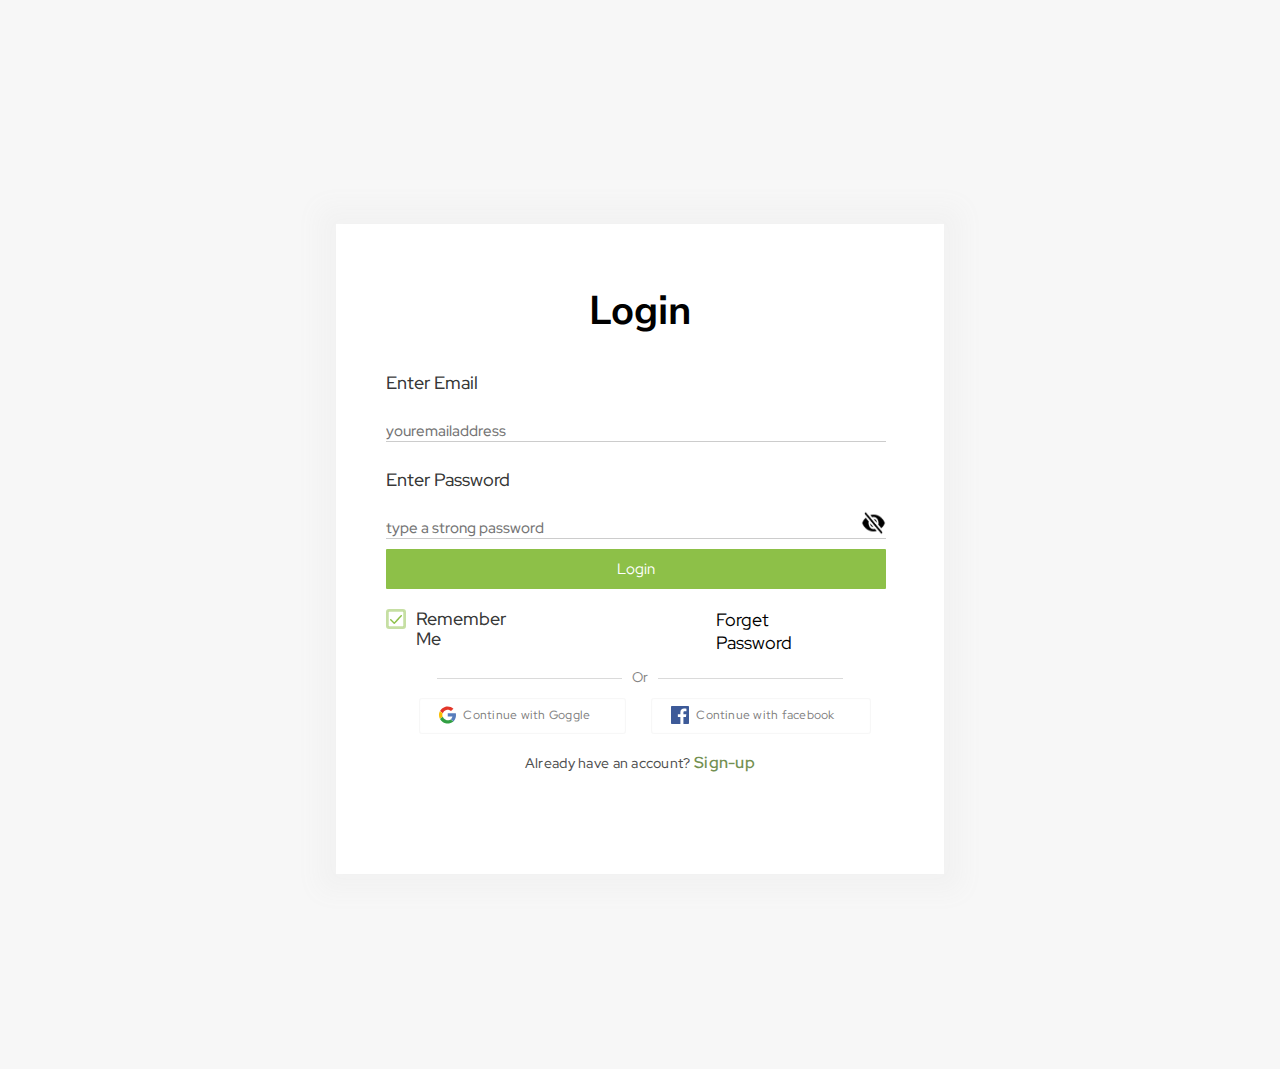
<file: login.html>
<!DOCTYPE html>
<html lang="en">

<head>
    <meta charset="UTF-8">
    <meta http-equiv="X-UA-Compatible" content="IE=edge">
    <meta name="viewport" content="width=device-width, initial-scale=1.0">
    <link rel="stylesheet" href="login.css">
    <link rel="shortcut icon" href="./img/image 1.png" type="image/x-icon">
    <link rel="preconnect" href="https://fonts.googleapis.com">
    <link rel="preconnect" href="https://fonts.googleapis.com">
    <link rel="preconnect" href="https://fonts.gstatic.com" crossorigin>
    <link href="https://fonts.googleapis.com/css2?family=Red+Hat+Display&display=swap" rel="stylesheet">
    <link rel="preconnect" href="https://fonts.gstatic.com" crossorigin>
    <link href="https://fonts.googleapis.com/css2?family=Nunito+Sans:opsz,wght@6..12,700&display=swap" rel="stylesheet">
    <script src="script.js" defer></script>
    <title>Login | Terra Liaison   </title>
</head>

<body>
    <div class="first-bg">
        <div class="bg">
            <h1>Login</h1>
            <div class="login-form ">
                <label for="email"> Enter Email </label><br>
                <input type="text" id="rmail" placeholder="youremailaddress" autocomplete="off"><br>
                <label for="typepassword">Enter Password</label><br>
                <div class="password-box">
                <input type="password" id="typepassword" placeholder="type a strong password" autocomplete="off">
                <img src="./img/invisible.png" id="eyeicon">
                </div>
                <p></p>
                <a href=""><button type="submit" class="login">Login</button></a>
                <div class="checkbox-1">
                    <label class="custom-checkbox">
                        <input type="checkbox" id="terms" name="terms">
                        <span class="checkmarker"></span>
                    </label>
                    <label for="terms" class="Remember">Remember Me</label>
                     <a href="#">Forget Password</a>
                </div>
            </div>

            <div class="lines">
                <div class="span"></div>
                <p class="text">Or</p>
                <div class="span"></div>
            </div>

            <div class="other-options">
                <a href="#" class="first-option">
                    <svg xmlns="http://www.w3.org/2000/svg" width="17" height="18" viewBox="0 0 17 18" fill="none">
                        <path
                            d="M5.83463 0.965336C4.08052 1.56152 2.56777 2.69311 1.5186 4.19388C0.469419 5.69465 -0.0608897 7.4855 0.00556351 9.30338C0.0720168 11.1213 0.731729 12.8704 1.8878 14.2937C3.04387 15.7171 4.63536 16.7398 6.42851 17.2115C7.88226 17.579 9.40535 17.5952 10.8669 17.2585C12.1909 16.9672 13.4149 16.3439 14.4192 15.4498C15.4644 14.4908 16.2231 13.2709 16.6137 11.9211C17.0381 10.4532 17.1136 8.90962 16.8345 7.40871H8.67101V10.7265H13.3988C13.3043 11.2556 13.1018 11.7607 12.8034 12.2114C12.5051 12.6621 12.117 13.0492 11.6624 13.3495C11.0851 13.7238 10.4343 13.9756 9.7518 14.0886C9.06731 14.2133 8.36522 14.2133 7.68074 14.0886C6.98694 13.9482 6.33064 13.6677 5.7537 13.2649C4.82674 12.622 4.13071 11.7087 3.76495 10.6553C3.3931 9.5821 3.3931 8.41871 3.76495 7.34555C4.0253 6.59333 4.45571 5.90844 5.02404 5.34199C5.67442 4.68186 6.49782 4.21 7.4039 3.97817C8.30999 3.74634 9.26374 3.76351 10.1605 4.02779C10.8611 4.23839 11.5018 4.60652 12.0313 5.1028C12.5644 4.58321 13.0966 4.06228 13.6278 3.54C13.9021 3.25915 14.2011 2.99174 14.4713 2.70417C13.6628 1.96714 12.7139 1.3936 11.6788 1.0164C9.79391 0.345844 7.73146 0.327823 5.83463 0.965336Z"
                            fill="white" />
                        <path
                            d="M5.88799 0.956178C7.76283 0.331663 9.80154 0.34884 11.6649 1.00485C12.6882 1.37662 13.6258 1.94079 14.4239 2.66499C14.1528 2.9465 13.8667 3.2096 13.5901 3.48322C13.0641 3.99275 12.5385 4.50052 12.0134 5.00654C11.4899 4.52071 10.8566 4.16032 10.1641 3.95416C9.27792 3.69454 8.33518 3.67676 7.43929 3.90278C6.5434 4.1288 5.72898 4.58988 5.08538 5.23544C4.52359 5.78996 4.09814 6.46043 3.84078 7.19682L1.03027 5.08547C2.03626 3.14982 3.77808 1.6692 5.88799 0.956178Z"
                            fill="#E33629" />
                        <path
                            d="M0.162771 7.29927C0.308926 6.54802 0.551757 5.8205 0.884755 5.13623L3.60598 7.32512C3.25009 8.41156 3.25009 9.58935 3.60598 10.6758C2.69934 11.4013 1.79227 12.1305 0.884755 12.8633C0.0513893 11.1442 -0.202773 9.18548 0.162771 7.29927Z"
                            fill="#F8BD00" />
                        <path
                            d="M8.75842 7.19678H16.8367C17.1129 8.73523 17.0381 10.3174 16.6182 11.822C16.2317 13.2056 15.4809 14.456 14.4466 15.439C13.5386 14.72 12.6265 14.0065 11.7185 13.2875C12.1687 12.9794 12.5529 12.5822 12.8482 12.1197C13.1434 11.6572 13.3436 11.139 13.4368 10.5961H8.75842C8.75706 9.46394 8.75842 8.33036 8.75842 7.19678Z"
                            fill="#587DBD" />
                        <path
                            d="M1.03027 12.919C1.9707 12.2171 2.91068 11.5117 3.8502 10.8027C4.21369 11.8348 4.90499 12.7294 5.82537 13.3586C6.39936 13.7513 7.05169 14.0238 7.74069 14.1588C8.41956 14.2809 9.1159 14.2809 9.79477 14.1588C10.4717 14.0481 11.1172 13.8015 11.6897 13.4349C12.5997 14.1219 13.5139 14.8037 14.4239 15.4907C13.428 16.3668 12.214 16.9777 10.9007 17.2634C9.45116 17.5931 7.94056 17.5773 6.49873 17.2174C5.35838 16.9228 4.29322 16.4035 3.37001 15.692C2.39294 14.9414 1.59485 13.9955 1.03027 12.919Z"
                            fill="#319F43" />
                    </svg>
                    <p>Continue with Goggle</p>
                </a>


                <a href="#" class="first-option">
                    <svg xmlns="http://www.w3.org/2000/svg" width="18" height="18" viewBox="0 0 18 18" fill="none">
                        <path
                            d="M17.0068 0H0.993156C0.444651 0 0 0.444651 0 0.993156V17.0068C0 17.5553 0.444651 18 0.993156 18H17.0068C17.5553 18 18 17.5553 18 17.0068V0.993156C18 0.444651 17.5553 0 17.0068 0Z"
                            fill="#3D5A98" />
                        <path
                            d="M12.4201 17.9999V10.9621H14.947L15.3249 8.21954H12.4201V6.46895C12.4201 5.67503 12.6567 5.13296 13.8741 5.13296H15.4284V2.67598C14.6757 2.60267 13.9194 2.56781 13.1627 2.57156C10.925 2.57156 9.38384 3.84612 9.38384 6.19714V8.21954H6.85693V10.9621H9.38384V17.9999H12.4201Z"
                            fill="white" />
                    </svg>
                    <p>Continue with facebook</p>
                </a>
            </div>

            <p class="sign-up">Already have an account? <a href="signup.html">Sign-up</a></p>
        </div>
    </div>
</body>

</html>
</file>
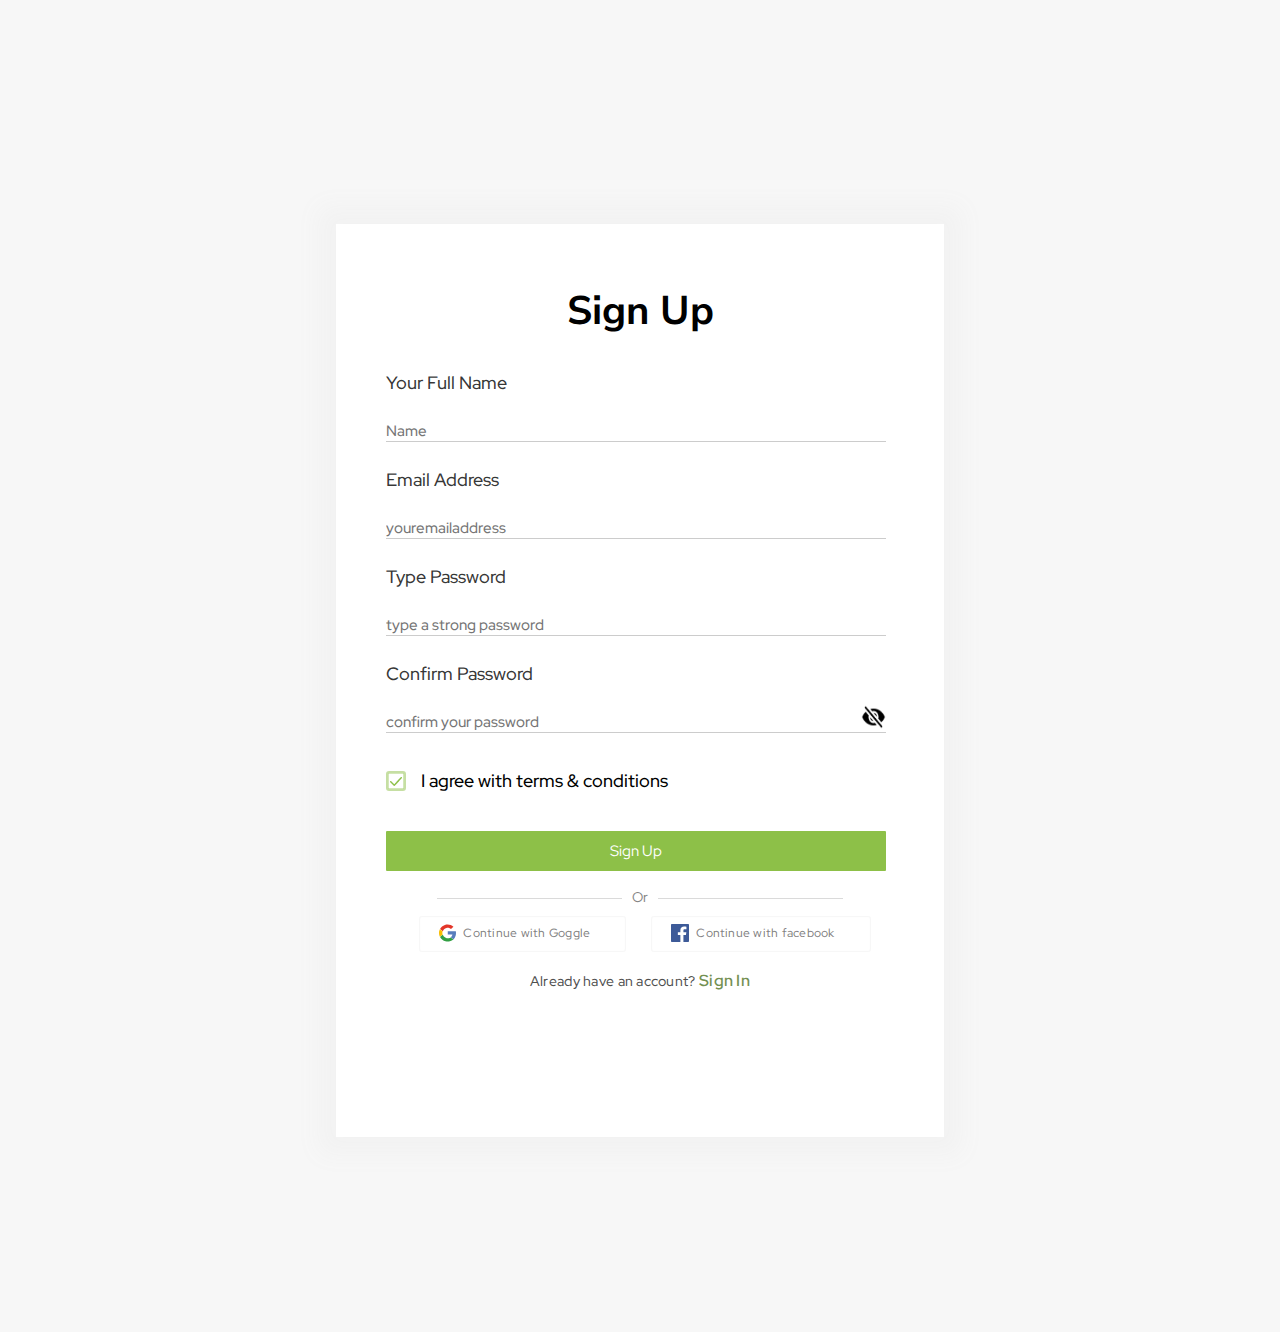
<file: signup.html>
<!DOCTYPE html>
<html lang="en">

<head>
    <meta charset="UTF-8">
    <meta http-equiv="X-UA-Compatible" content="IE=edge">
    <meta name="viewport" content="width=device-width, initial-scale=1.0">
    <link rel="stylesheet" href="main.css">
    <link rel="preconnect" href="https://fonts.googleapis.com">
    <link rel="preconnect" href="https://fonts.googleapis.com">
    <link rel="preconnect" href="https://fonts.gstatic.com" crossorigin>
    <link href="https://fonts.googleapis.com/css2?family=Red+Hat+Display&display=swap" rel="stylesheet">
    <link rel="preconnect" href="https://fonts.gstatic.com" crossorigin>
    <link href="https://fonts.googleapis.com/css2?family=Nunito+Sans:opsz,wght@6..12,700&display=swap" rel="stylesheet">
    <link rel="shortcut icon" href="./img/image 1.png" type="image/x-icon">
    <script src="script.js" defer></script>
    <title>Sign Up | Terra Liaison</title>
</head>

<body>
    <div class="first-bg">
        <div class="bg">
            <h1>Sign Up</h1>
            <div class="sign-up-form">
                <label for="fullname"> Your Full Name </label><br>
                <input type="text" id="fullname" placeholder="Name" required><br>
                <label for="email"> Email Address </label><br>
                <input type="text" id="email" placeholder="youremailaddress" required><br>
                <label for="typepasswort"> Type Password </label><br>
                    <input type="text" id="password" placeholder="type a strong password" required>
                  <br>
                <label for="confirmpassword"> Confirm Password </label><br>
                <div class="password-box">
                    <input type="password" id="typepassword" placeholder="confirm your password" required>
                    <img src="./img/invisible.png" id="eyeicon">
                </div><br>
                <p></p>
                <div class="checkbox-1">
                    <label class="custom-checkbox">
                        <input type="checkbox" id="terms" name="terms">
                        <span class="checkmarker"></span>
                    </label>
                    <label for="terms" class="conditions" aria-required="true">I agree with <a href="terms.html">terms & conditions</a></label>
                </div>
                <p></p>
                <a href="index.html"><button type="submit" class="sign-up" >Sign Up</button></a>
            </div>

            <div class="lines">
                <div class="span"></div>
                <p class="text">Or</p>
                <div class="span"></div>
            </div>

            <div class="other-options">
                <a href="#" class="first-option">
                    <svg xmlns="http://www.w3.org/2000/svg" width="17" height="18" viewBox="0 0 17 18" fill="none">
                        <path
                            d="M5.83463 0.965336C4.08052 1.56152 2.56777 2.69311 1.5186 4.19388C0.469419 5.69465 -0.0608897 7.4855 0.00556351 9.30338C0.0720168 11.1213 0.731729 12.8704 1.8878 14.2937C3.04387 15.7171 4.63536 16.7398 6.42851 17.2115C7.88226 17.579 9.40535 17.5952 10.8669 17.2585C12.1909 16.9672 13.4149 16.3439 14.4192 15.4498C15.4644 14.4908 16.2231 13.2709 16.6137 11.9211C17.0381 10.4532 17.1136 8.90962 16.8345 7.40871H8.67101V10.7265H13.3988C13.3043 11.2556 13.1018 11.7607 12.8034 12.2114C12.5051 12.6621 12.117 13.0492 11.6624 13.3495C11.0851 13.7238 10.4343 13.9756 9.7518 14.0886C9.06731 14.2133 8.36522 14.2133 7.68074 14.0886C6.98694 13.9482 6.33064 13.6677 5.7537 13.2649C4.82674 12.622 4.13071 11.7087 3.76495 10.6553C3.3931 9.5821 3.3931 8.41871 3.76495 7.34555C4.0253 6.59333 4.45571 5.90844 5.02404 5.34199C5.67442 4.68186 6.49782 4.21 7.4039 3.97817C8.30999 3.74634 9.26374 3.76351 10.1605 4.02779C10.8611 4.23839 11.5018 4.60652 12.0313 5.1028C12.5644 4.58321 13.0966 4.06228 13.6278 3.54C13.9021 3.25915 14.2011 2.99174 14.4713 2.70417C13.6628 1.96714 12.7139 1.3936 11.6788 1.0164C9.79391 0.345844 7.73146 0.327823 5.83463 0.965336Z"
                            fill="white" />
                        <path
                            d="M5.88799 0.956178C7.76283 0.331663 9.80154 0.34884 11.6649 1.00485C12.6882 1.37662 13.6258 1.94079 14.4239 2.66499C14.1528 2.9465 13.8667 3.2096 13.5901 3.48322C13.0641 3.99275 12.5385 4.50052 12.0134 5.00654C11.4899 4.52071 10.8566 4.16032 10.1641 3.95416C9.27792 3.69454 8.33518 3.67676 7.43929 3.90278C6.5434 4.1288 5.72898 4.58988 5.08538 5.23544C4.52359 5.78996 4.09814 6.46043 3.84078 7.19682L1.03027 5.08547C2.03626 3.14982 3.77808 1.6692 5.88799 0.956178Z"
                            fill="#E33629" />
                        <path
                            d="M0.162771 7.29927C0.308926 6.54802 0.551757 5.8205 0.884755 5.13623L3.60598 7.32512C3.25009 8.41156 3.25009 9.58935 3.60598 10.6758C2.69934 11.4013 1.79227 12.1305 0.884755 12.8633C0.0513893 11.1442 -0.202773 9.18548 0.162771 7.29927Z"
                            fill="#F8BD00" />
                        <path
                            d="M8.75842 7.19678H16.8367C17.1129 8.73523 17.0381 10.3174 16.6182 11.822C16.2317 13.2056 15.4809 14.456 14.4466 15.439C13.5386 14.72 12.6265 14.0065 11.7185 13.2875C12.1687 12.9794 12.5529 12.5822 12.8482 12.1197C13.1434 11.6572 13.3436 11.139 13.4368 10.5961H8.75842C8.75706 9.46394 8.75842 8.33036 8.75842 7.19678Z"
                            fill="#587DBD" />
                        <path
                            d="M1.03027 12.919C1.9707 12.2171 2.91068 11.5117 3.8502 10.8027C4.21369 11.8348 4.90499 12.7294 5.82537 13.3586C6.39936 13.7513 7.05169 14.0238 7.74069 14.1588C8.41956 14.2809 9.1159 14.2809 9.79477 14.1588C10.4717 14.0481 11.1172 13.8015 11.6897 13.4349C12.5997 14.1219 13.5139 14.8037 14.4239 15.4907C13.428 16.3668 12.214 16.9777 10.9007 17.2634C9.45116 17.5931 7.94056 17.5773 6.49873 17.2174C5.35838 16.9228 4.29322 16.4035 3.37001 15.692C2.39294 14.9414 1.59485 13.9955 1.03027 12.919Z"
                            fill="#319F43" />
                    </svg>
                    <p>Continue with Goggle</p>
                </a>


                <a href="#" class="first-option">
                    <svg xmlns="http://www.w3.org/2000/svg" width="18" height="18" viewBox="0 0 18 18" fill="none">
                        <path
                            d="M17.0068 0H0.993156C0.444651 0 0 0.444651 0 0.993156V17.0068C0 17.5553 0.444651 18 0.993156 18H17.0068C17.5553 18 18 17.5553 18 17.0068V0.993156C18 0.444651 17.5553 0 17.0068 0Z"
                            fill="#3D5A98" />
                        <path
                            d="M12.4201 17.9999V10.9621H14.947L15.3249 8.21954H12.4201V6.46895C12.4201 5.67503 12.6567 5.13296 13.8741 5.13296H15.4284V2.67598C14.6757 2.60267 13.9194 2.56781 13.1627 2.57156C10.925 2.57156 9.38384 3.84612 9.38384 6.19714V8.21954H6.85693V10.9621H9.38384V17.9999H12.4201Z"
                            fill="white" />
                    </svg>
                    <p>Continue with facebook</p>
                </a>
            </div>

            <p class="sign-in">Already have an account? <a href="login.html">Sign In</a></p>
        </div>
    </div>
</body>

</html>
</file>
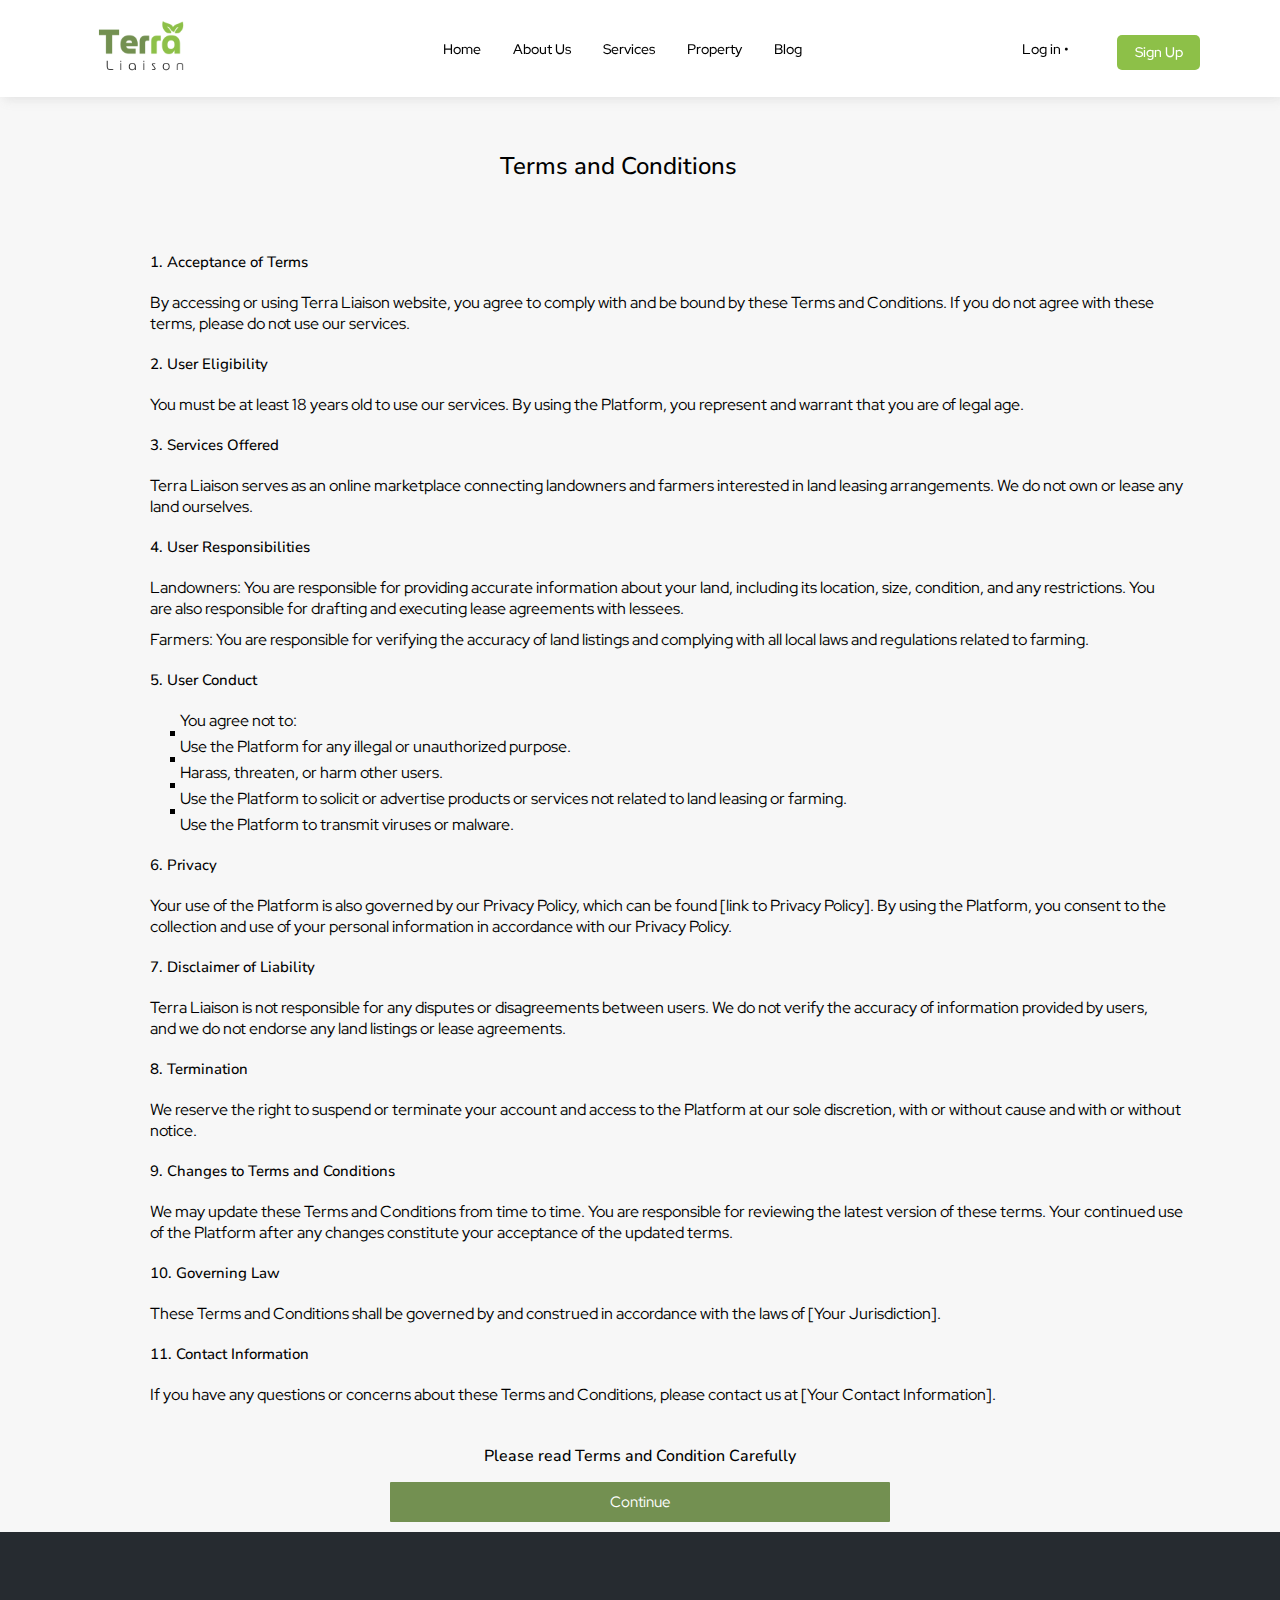
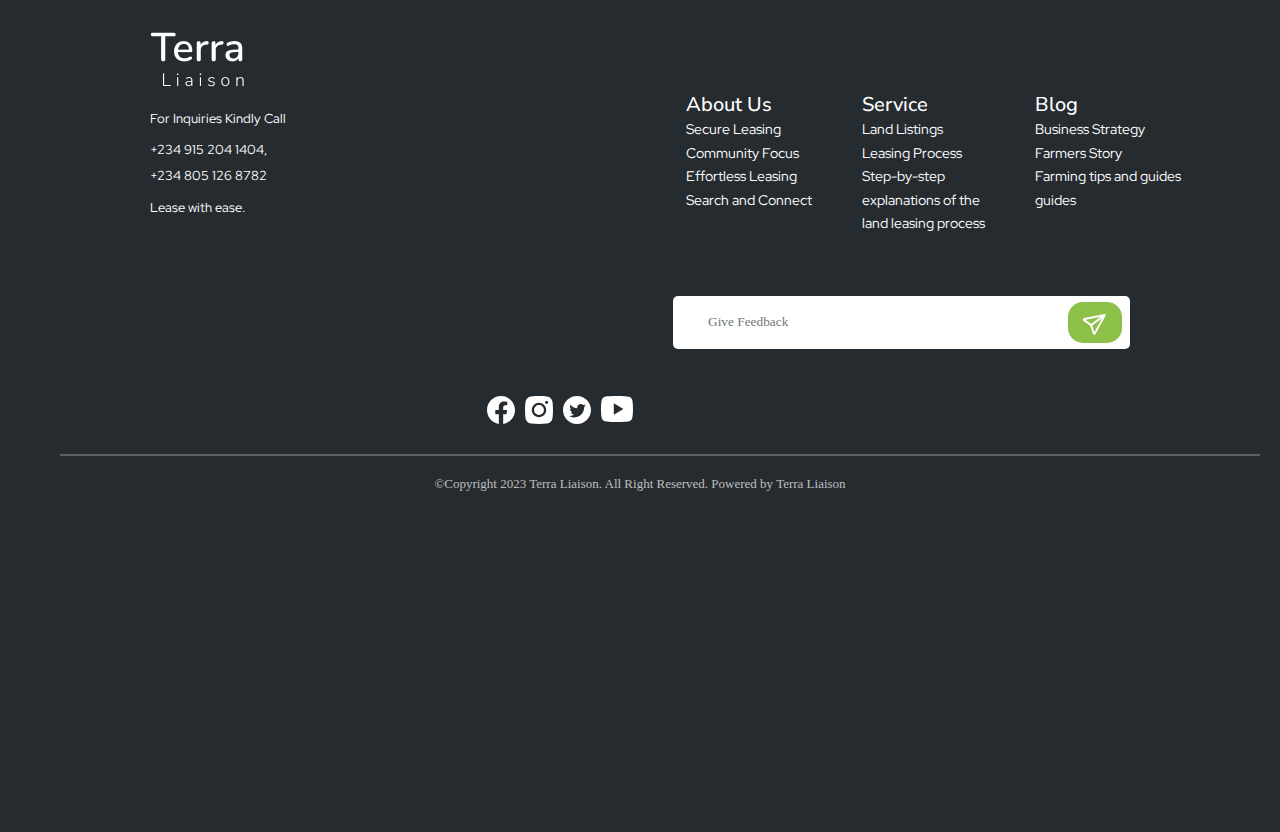
<file: terms.html>
<!DOCTYPE html>
<html lang="en">

<head>
    <meta charset="UTF-8">
    <meta http-equiv="X-UA-Compatible" content="IE=edge">
    <meta name="viewport" content="width=device-width, initial-scale=1.0">
    <link rel="stylesheet" href="terms.css">
    <link rel="shortcut icon" href="./img/image 1.png" type="image/x-icon">
    <link rel="stylesheet" href="responsive.css">
    <link rel="preconnect" href="https://fonts.googleapis.com">
    <link rel="preconnect" href="https://fonts.googleapis.com">
    <link rel="preconnect" href="https://fonts.gstatic.com" crossorigin>
    <link href="https://fonts.googleapis.com/css2?family=Red+Hat+Display&display=swap" rel="stylesheet">
    <link rel="preconnect" href="https://fonts.gstatic.com" crossorigin>
    <link href="https://fonts.googleapis.com/css2?family=Nunito+Sans:opsz,wght@6..12,700&display=swap" rel="stylesheet">
    <script src="script.js" defer></script>
    <title>Terms & Conditions | Terra Liaison</title>
</head>

<body>
    <header>
        <nav class="navbar">
            <div class="logo">
                <img src="img/Terra Logo.png" alt="logo">
            </div>
            <div class="nav-bar">
                <ul class="nav-menu">
                    <li class="nav-item">
                        <a href="#" class="nav-links">Home</a>
                    </li>
                    <li class="nav-item">
                        <a href="#2" class="nav-links">About Us</a>
                    </li>
                    <li class="nav-item">
                        <a href="#3" class="nav-links">Services</a>
                    </li>
                    <li class="nav-item">
                        <a href="#" class="nav-links">Property</a>
                    </li>
                    <li class="nav-item">
                        <a href="#" class="nav-links">Blog</a>
                    </li>


                    <div class="cnt-1">
                        <li class="nav-item">
                            <a href="#" class="nav-links">Log in</a>
                        </li>
                    </div>
                    <div class="cnt-2">
                        <li class="nav-item">
                            <a href="#" class="nav-links">Sign up</a>
                        </li>
                    </div>
            </div>
            </ul>
            </div>


            <div class="button">
                <button class="btn1"><a href="login.html">Log in •</a></button>
                <button class="btn2"><a href="signup.html">Sign Up </a></button>
            </div>


            <div class="hambuger">
                <span class="bar"></span>
                <span class="bar"></span>
                <span class="bar"></span>
            </div>
        </nav>
    </header>

    <div class="section-one">
        <h1>Terms and Conditions</h1>
        <h5>1. Acceptance of Terms</h5>
        <p>
            By accessing or using Terra Liaison website,
            you agree to comply with and be bound by these Terms and Conditions.
            If you do not agree with these <br> terms, please do not use our services.
        </p>

        <h5 class="one">2. User Eligibility</h5>
        <p>
            You must be at least 18 years old to use our services. By using the Platform,
            you represent and warrant that you are of legal age.
        </p>

        <h5 class="one">3. Services Offered</h5>
        <p>
            Terra Liaison serves as an online marketplace connecting landowners and
            farmers interested in land leasing arrangements. We do not own or lease any <br> land ourselves.
        </p>

        <h5 class="one">4. User Responsibilities</h5>
        <p>
            Landowners: You are responsible for providing accurate information about your land,
            including its location, size, condition, and any restrictions. You <br> are also responsible
            for drafting and executing lease agreements with lessees.
        </p>
        <p class="two">
            Farmers: You are responsible for verifying the accuracy of land listings and complying
            with all local laws and regulations related to farming.
        </p>

        <h5 class="one"> 5. User Conduct</h5>
        <p class="three">
            You agree not to: <br>
            <span></span> Use the Platform for any illegal or unauthorized purpose. <br>
            <span></span> Harass, threaten, or harm other users. <br>
            <span></span> Use the Platform to solicit or advertise products or services not related to land leasing
            or farming. <br>
            <span></span> Use the Platform to transmit viruses or malware. <br>
        </p>

        <h5 class="one">6. Privacy</h5>
        <p>
            Your use of the Platform is also governed by our Privacy Policy, which can be found [link to Privacy
            Policy]. By using the Platform, you consent to the <br>
            collection and use of your personal information in accordance with our Privacy Policy.
        </p>

        <h5 class="one">7. Disclaimer of Liability</h5>
        <p>
            Terra Liaison is not responsible for any disputes or disagreements between users.
            We do not verify the accuracy of information provided by users, <br>
            and we do not endorse any land listings or lease agreements.
        </p>

        <h5 class="one">8. Termination</h5>
        <p>
            We reserve the right to suspend or terminate your account and access to the Platform
            at our sole discretion, with or without cause and with or without <br> notice.
        </p>

        <h5 class="one">9. Changes to Terms and Conditions</h5>
        <p>
            We may update these Terms and Conditions from time to time. You are responsible for reviewing the latest
            version of these terms. Your continued use <br> of the Platform after any changes constitute your
            acceptance of the updated terms.
        </p>

        <h5 class="one">10. Governing Law</h5>
        <p>
            These Terms and Conditions shall be governed by and construed in accordance with the laws of [Your
            Jurisdiction].
        </p>

        <h5 class="one">11. Contact Information</h5>
        <p>
            If you have any questions or concerns about these Terms and Conditions, please contact us at [Your Contact
            Information].
        </p>
    </div>

    <div class="second-sec">
        <h4>Please read Terms and Condition Carefully</h4>
        <a href="signup.html"><button type="submit" class="continue">Continue</button></a>
    </div>

    <footer>
        <div class="first-div">
            <di class="img">
                <img src="./img/Terra Liaison.png" alt="">
        </div>
        <div class="terra-footer-text">
            <div class="terra-text">
                <h5>For Inquiries Kindly Call</h5>
                <p>
                    +234 915 204 1404, <br>
                    +234 805 126 8782
                </p>
                <h5>Lease with ease.</h5>
            </div>

            <div class="second-div">
                <div class="text-div">
                    <h1>About Us</h1>
                    <p>
                        Secure Leasing <br>
                        Community Focus <br>
                        Effortless Leasing <br>
                        Search and Connect
                    </p>
                </div>

                <div class="text-div">
                    <h1>Service</h1>
                    <p>
                        Land Listings <br>
                        Leasing Process <br>
                        Step-by-step <br>
                        explanations of the <br>
                        land leasing process
                    </p>
                </div>

                <div class="text-div">
                    <h1>Blog</h1>
                    <p>
                        Business Strategy <br>
                        Farmers Story <br>
                        Farming tips and guides <br>
                        guides
                    </p>
                </div>
            </div>
        </div>
        <div class="feedback-div">
            <input type="text" id="feedback" placeholder="Give Feedback">
            <svg xmlns="http://www.w3.org/2000/svg" width="54" height="41" viewBox="0 0 54 41" fill="none">
                <rect width="54" height="41" rx="15" fill="#8DC048"/>
                <path d="M23.1068 23.0771L36.7903 13.0195M23.1068 23.0771L25.7302 31.2079C25.7617 31.3184 25.8244 31.4176 25.9106 31.4936C25.9969 31.5696 26.1032 31.6192 26.2168 31.6366C26.3305 31.6539 26.4467 31.6383 26.5518 31.5915C26.6568 31.5447 26.7462 31.4688 26.8093 31.3727L36.7903 13.0195M23.1068 23.0771L16.1297 18.1464C16.0336 18.0833 15.9577 17.9939 15.9109 17.8889C15.8641 17.7839 15.8485 17.6676 15.8659 17.554C15.8832 17.4403 15.9328 17.334 16.0088 17.2478C16.0848 17.1615 16.184 17.0988 16.2945 17.0673L36.7903 13.0195" stroke="#FDFDFD" stroke-width="2" stroke-linecap="round" stroke-linejoin="round"/>
              </svg>
        </div>

        <div class="icon">
            <svg xmlns="http://www.w3.org/2000/svg" width="28" height="28" viewBox="0 0 28 28" fill="none">
                <path d="M28 14.0852C28 6.30426 21.7339 0 14 0C6.26613 0 0 6.30426 0 14.0852C0 21.1153 5.1196 26.9425 11.8125 28V18.1568H8.25605V14.0852H11.8125V10.9819C11.8125 7.45209 13.9012 5.50231 17.1003 5.50231C18.6324 5.50231 20.2345 5.7772 20.2345 5.7772V9.2417H18.4687C16.73 9.2417 16.1875 10.3276 16.1875 11.4414V14.0852H20.0702L19.4493 18.1568H16.1875V28C22.8804 26.9425 28 21.1153 28 14.0852Z" fill="white"/>
              </svg>

              <svg xmlns="http://www.w3.org/2000/svg" width="28" height="28" viewBox="0 0 28 28" fill="none">
                <path d="M13.9996 9.09961C12.7 9.09961 11.4537 9.61586 10.5348 10.5348C9.61586 11.4537 9.09961 12.7 9.09961 13.9996C9.09961 15.2992 9.61586 16.5455 10.5348 17.4644C11.4537 18.3834 12.7 18.8996 13.9996 18.8996C15.2992 18.8996 16.5455 18.3834 17.4644 17.4644C18.3834 16.5455 18.8996 15.2992 18.8996 13.9996C18.8996 12.7 18.3834 11.4537 17.4644 10.5348C16.5455 9.61586 15.2992 9.09961 13.9996 9.09961Z" fill="white"/>
                <path fill-rule="evenodd" clip-rule="evenodd" d="M6.03457 0.439385C11.3287 -0.146462 16.6714 -0.146462 21.9655 0.439385C24.8577 0.761731 27.1895 3.03487 27.5291 5.93294C28.157 11.2922 28.157 16.7062 27.5291 22.0654C27.1895 24.9635 24.8577 27.2366 21.967 27.5605C16.6724 28.1465 11.3292 28.1465 6.03457 27.5605C3.14233 27.2366 0.810565 24.9635 0.470928 22.0669C-0.156976 16.7072 -0.156976 11.2927 0.470928 5.93294C0.810565 3.03487 3.14233 0.761731 6.03457 0.439385ZM21.6152 4.8762C21.2113 4.8762 20.8239 5.03639 20.5383 5.32154C20.2526 5.60669 20.0922 5.99343 20.0922 6.39669C20.0922 6.79995 20.2526 7.1867 20.5383 7.47185C20.8239 7.757 21.2113 7.91719 21.6152 7.91719C22.0191 7.91719 22.4065 7.757 22.6922 7.47185C22.9778 7.1867 23.1382 6.79995 23.1382 6.39669C23.1382 5.99343 22.9778 5.60669 22.6922 5.32154C22.4065 5.03639 22.0191 4.8762 21.6152 4.8762ZM6.76563 13.9992C6.76563 12.0837 7.52782 10.2467 8.88453 8.8922C10.2413 7.53774 12.0813 6.77682 14 6.77682C15.9187 6.77682 17.7588 7.53774 19.1155 8.8922C20.4722 10.2467 21.2344 12.0837 21.2344 13.9992C21.2344 15.9147 20.4722 17.7517 19.1155 19.1062C17.7588 20.4606 15.9187 21.2215 14 21.2215C12.0813 21.2215 10.2413 20.4606 8.88453 19.1062C7.52782 17.7517 6.76563 15.9147 6.76563 13.9992Z" fill="white"/>
              </svg>

              <svg xmlns="http://www.w3.org/2000/svg" width="28" height="28" viewBox="0 0 28 28" fill="none">
                <path d="M14 0C21.74 0 28 6.26 28 14C28 21.74 21.74 28 14 28C6.26 28 0 21.74 0 14C0 6.26 6.26 0 14 0ZM11.44 21.38C17.64 21.38 21.04 16.24 21.04 11.78V11.34C21.7 10.86 22.28 10.26 22.72 9.58C22.12 9.84 21.46 10.02 20.78 10.12C21.48 9.7 22.02 9.04 22.26 8.26C21.6 8.64 20.88 8.92 20.12 9.08C19.5 8.42 18.62 8.02 17.66 8.02C15.8 8.02 14.28 9.54 14.28 11.4C14.28 11.66 14.3 11.92 14.38 12.16C11.58 12.02 9.08 10.68 7.42 8.64C7.14 9.14 6.96 9.72 6.96 10.34C6.96 11.5 7.56 12.54 8.46 13.14C7.9 13.14 7.38 12.98 6.94 12.72V12.76C6.94 14.4 8.1 15.76 9.64 16.08C9.36 16.16 9.06 16.2 8.76 16.2C8.54 16.2 8.34 16.18 8.12 16.14C8.54 17.48 9.8 18.46 11.26 18.48C10.1 19.38 8.64 19.92 7.06 19.92C6.78 19.92 6.52 19.92 6.26 19.88C7.74 20.84 9.52 21.4 11.42 21.4" fill="white"/>
              </svg>

              <svg xmlns="http://www.w3.org/2000/svg" width="32" height="26" viewBox="0 0 32 26" fill="none">
                <path d="M16.3912 0C17.2457 0.0048753 19.3834 0.0260016 21.6555 0.118632L22.4619 0.154384C24.7484 0.263266 27.0334 0.451778 28.1678 0.771923C29.6799 1.2042 30.8671 2.46203 31.2688 4.05788C31.9088 6.59304 31.9888 11.5366 31.9984 12.7343L32 12.9813V13.2641C31.9888 14.4618 31.9088 19.407 31.2688 21.9405C30.8623 23.5412 29.6735 24.8007 28.1678 25.2265C27.0334 25.5466 24.7484 25.7351 22.4619 25.844L21.6555 25.8814C19.3834 25.9724 17.2457 25.9951 16.3912 25.9984L16.0152 26H15.6072C13.7991 25.9886 6.23711 25.9057 3.83059 25.2265C2.32012 24.7942 1.13126 23.5363 0.729637 21.9405C0.0896046 19.4053 0.00960048 14.4618 0 13.2641V12.7343C0.00960048 11.5366 0.0896046 6.59141 0.729637 4.05788C1.13606 2.45715 2.32492 1.1977 3.83219 0.773548C6.23711 0.0926305 13.8007 0.00975061 15.6088 0H16.3912ZM12.799 7.31296V18.6887L22.3995 13.0008L12.799 7.31296Z" fill="white"/>
              </svg>
        </div>

        <span></span>

        <p class="copy">&copy;Copyright 2023 Terra Liaison. All Right Reserved. Powered by Terra Liaison</p>
    </footer>
</body>

</html>
</file>
<file: login.css>
* {
    margin: 0;
    padding: 0;
    box-sizing: border-box;
    list-style: none;
    text-decoration: none;
}

:root {
    --color1: #F7F7F7;
    --color2: #FFF;
    --color3: #000;
    --color4: #000000cc;
}

body {
    width: 100%;
    max-width: 100%;
    min-width: 320px;
}

.first-bg {
    background-size: cover;
    display: flex;
    width: 100%;
    padding: 224px 416px 195px 416px;
    justify-content: center;
    align-items: center;
    background: var(--color1);
}

.bg {
    width: 608px;
    height: 650px;
    flex-shrink: 0;
    background: var(--color2);
    box-shadow: 0px 0px 23px 18px rgba(151, 151, 151, 0.05);
}

h1 {
    text-align: center;
    color: var(--color3);
    padding-top: 60px;
    font-family: 'Nunito Sans', sans-serif;
    font-size: 40px;
    font-style: normal;
    font-weight: 700;
    line-height: normal;
}

.login-form {
    width: 513px;
    height: 410px;
    flex-shrink: 0;
    display: flex;
    flex-direction: column;
    padding-left: 50px;
    padding-top: 25px;
}

label {
    color: var(--color4);
    padding-top: 10px;
    font-family: 'Red Hat Display', sans-serif;
    font-size: 18px;
    font-weight: 500;
    line-height: 20px;
}

input {
    color: rgba(0, 0, 0, 0.50);
    background-color: none;
    border: none;
    padding-top: 10px;
    width: 500px;
    border-bottom: 1px solid rgba(0, 0, 0, 0.20);
    font-family: 'Red Hat Display', sans-serif;
    font-size: 15px;
    font-weight: 500;
    outline: 0;
}

.password-box{
    width: 500px;
    display: flex;
    border-bottom: 1px solid rgba(0, 0, 0, 0.20);
}

.password-box input{
    border-bottom: none;
}

.password-box img{
    width: 25px;
    margin-left: 30px;
    cursor: pointer;
}

.checkbox-1 {
    display: flex;
    justify-content: flex-start;
    gap: 10px;
}

.custom-checkbox {
    width: 20px;
    height: 30px;
    cursor: pointer;
}

.custom-checkbox .checkmarker {
    width: 100%;
    height: 100%;
    border: 2px solid rgba(141, 192, 72, 0.50);
    display: inline-block;
    border-radius: 3px;
    margin-bottom: 10px;
    background: url(./img/charm_tick.png) center 100% no-repeat;
}

.custom-checkbox #terms:checked+.checkmarker {
    background-size: 0%;
}

#terms {
    width: 100%;
    margin-top: 10px;
    border: none;
    display: none;
}

.remember {
    color: var(--color3);
    font-family: 'Red Hat Display', 'sans-serif';
    font-weight: 900px;
    font-size: 18px;
    padding-top: 0px;
}

.checkbox-1 a{
    color: var(--color3);
    font-family: 'Red Hat Display', 'sans-serif';
    font-weight: 900px;
    font-size: 18px;
    padding-top: 9px;
    margin-left: 172px;
}

.login {
    width: 500px;
    border: none;
    color: var(--color2);
    border-radius: 1px;
    background: #8DC048;
    align-items: center;
    padding: 10px 10px;
    margin-bottom: 10px;
    margin-top: 10px;
    font-family: 'Red Hat Display', 'sans-serif';
    font-size: 15px;
    font-weight: 300px;
    cursor: pointer;
}

.lines {
    display: flex;
    justify-content: center;
    gap: 10px;
}

.span {
    margin-top: -70px;
    width: 185px;
    height: 1px;
    background: rgba(131, 131, 131, 0.30);
}

.text {
    margin-top: -80px;
    color: #838383;
    letter-spacing: 0.2px;
    font-weight: 400px;
    font-size: 14px;
    font-family: 'Red Hat Display', 'sans-serif';
}

.other-options {
    display: flex;
    justify-content: center;
    gap: 25px;
    margin-left: 10px;
    margin-top: -50px;
}

.first-option {
    display: inline-flex;
    padding: 6.5px 36px 8.5px 20px;
    align-items: center;
    gap: 7px;
    border-radius: 3px;
    background: #FFF;
    box-shadow: 0px 0px 1px 1px rgba(220, 220, 220, 0.27) inset;
}

.first-option p {
    color: rgba(0, 0, 0, 0.50);
    font-family: 'Red Hat Display', 'sans-serif';
    font-size: 12px;
    font-style: normal;
    font-weight: 500;
    line-height: 172%;
    letter-spacing: 0.24px;
}

.sign-up {
    text-align: center;
    padding-top: 15px;
    color: rgba(0, 0, 0, 0.70);
    font-family: 'Red Hat Display', 'sans-serif';
    font-size: 14px;
    font-style: normal;
    font-weight: 500;
    line-height: 172%;
    letter-spacing: 0.28px;
}

.sign-up a {
    color: #739051;
    font-family: 'Red Hat Display', 'sans-serif';
    font-size: 16px;
    font-style: normal;
    font-weight: 600;
    line-height: 172%;
    letter-spacing: 0.32px;
}
</file>
<file: main.css>
* {
    margin: 0;
    padding: 0;
    box-sizing: border-box;
    list-style: none;
    text-decoration: none;
}

:root {
    --color1: #F7F7F7;
    --color2: #FFF;
    --color3: #000;
    --color4: #000000cc;
}

body {
    width: 100%;
    max-width: 100%;
    min-width: 320px;
}

.first-bg {
    background-size: cover;
    display: flex;
    width: 100%;
    padding: 224px 416px 195px 416px;
    justify-content: center;
    align-items: center;
    background: var(--color1);
}

.bg {
    width: 608px;
    height: 913px;
    flex-shrink: 0;
    background: var(--color2);
    box-shadow: 0px 0px 23px 18px rgba(151, 151, 151, 0.05);
}

h1 {
    text-align: center;
    color: var(--color3);
    padding-top: 60px;
    font-family: 'Nunito Sans', sans-serif;
    font-size: 40px;
    font-style: normal;
    font-weight: 700;
    line-height: normal;
}

.sign-up-form {
    width: 513px;
    height: 410px;
    flex-shrink: 0;
    display: flex;
    flex-direction: column;
    padding-left: 50px;
    padding-top: 25px;
}

label {
    color: var(--color4);
    padding-top: 10px;
    font-family: 'Red Hat Display', sans-serif;
    font-size: 18px;
    /* font-style: normal; */
    font-weight: 500;
    line-height: 20px;
}

input {
    color: rgba(0, 0, 0, 0.50);
    background-color: none;
    border: none;
    padding-top: 10px;
    width: 500px;
    border-bottom: 1px solid rgba(0, 0, 0, 0.20);
    font-family: 'Red Hat Display', sans-serif;
    font-size: 15px;
    font-weight: 500;
    outline: 0;
}

.password-box{
    width: 500px;
    display: flex;
    border-bottom: 1px solid rgba(0, 0, 0, 0.20);
}

.password-box input{
    border-bottom: none;
}

.password-box img{
    width: 25px;
    margin-left: 30px;
    cursor: pointer;
}

.checkbox-1 {
    display: flex;
    justify-content: flex-start;
    gap: 15px;
}

.custom-checkbox {
    width: 20px;
    height: 30px;
    cursor: pointer;
}

.custom-checkbox .checkmarker {
    width: 100%;
    height: 100%;
    border: 2px solid rgba(141, 192, 72, 0.50);
    display: inline-block;
    border-radius: 3px;
    margin-top: 10px;
    background: url(./img/charm_tick.png) center 100% no-repeat;
}

.custom-checkbox #terms:checked+.checkmarker {
    background-size: 0%;
}

#terms {
    width: 100%;
    margin-top: 20px;
    border: none;
    display: none;
}

.conditions {
    color: var(--color3);
    font-family: 'Red Hat Display', 'sans-serif';
    font-weight: 900px;
    font-size: 18px;
    padding-top: 20px;
}

label a {
    color: var(--color3);
    font-family: 'Red Hat Display', 'sans-serif';
    font-weight: 900px;
    font-size: 18px;
}

.sign-up {
    width: 500px;
    border: none;
    color: var(--color2);
    border-radius: 1px;
    background: #8DC048;
    align-items: center;
    padding: 10px 10px;
    margin-top: 40px;
    font-family: 'Red Hat Display', 'sans-serif';
    font-size: 15px;
    font-weight: 300px;
    cursor: pointer;
}

.lines {
    display: flex;
    justify-content: center;
    gap: 10px;
}

.span {
    margin-top: 150px;
    width: 185px;
    height: 1px;
    background: rgba(131, 131, 131, 0.30);
}

.text {
    padding-top: 140px;
    color: #838383;
    letter-spacing: 0.2px;
    font-weight: 400px;
    font-size: 14px;
    font-family: 'Red Hat Display', 'sans-serif';
}

.other-options {
    display: flex;
    justify-content: center;
    gap: 25px;
    margin-left: 10px;
    padding-top: 10px;
}

.first-option {
    display: inline-flex;
    padding: 6.5px 36px 8.5px 20px;
    align-items: center;
    gap: 7px;
    border-radius: 3px;
    background: #FFF;
    box-shadow: 0px 0px 1px 1px rgba(220, 220, 220, 0.27) inset;
}

.first-option p {
    color: rgba(0, 0, 0, 0.50);
    font-family: 'Red Hat Display', 'sans-serif';
    font-size: 12px;
    font-style: normal;
    font-weight: 500;
    line-height: 172%;
    letter-spacing: 0.24px;
}

.sign-in {
    text-align: center;
    padding-top: 15px;
    color: rgba(0, 0, 0, 0.70);
    font-family: 'Red Hat Display', 'sans-serif';
    font-size: 14px;
    font-style: normal;
    font-weight: 500;
    line-height: 172%;
    letter-spacing: 0.28px;
}

.sign-in a {
    color: #739051;
    font-family: 'Red Hat Display', 'sans-serif';
    font-size: 16px;
    font-style: normal;
    font-weight: 600;
    line-height: 172%;
    letter-spacing: 0.32px;
}
</file>
<file: terms.css>
* {
    padding: 0;
    margin: 0;
    box-sizing: border-box;
    font-family: poppins;
    scroll-behavior: smooth;
    max-width: 100%;
    transition: .7s;
}

:root {
    --color1: #F7F7F7;
    --color2: #FFF;
    --color3: #000;
    --color4: #000000cc;
}

body {
    background-color: var(--color1);
    width: 100%;
    max-width: 100%;
    min-width: 320px;
}

header {
    background-image: url();
}

.logo {
    margin-left: -40px;
}

.logo img {
    width: 200px;
    padding: 10px;
}

li {
    list-style: none;
}

a {
    text-decoration: none;
    color: #000000;
    font-size: 14px;
    font-style: normal;
    font-weight: 500;
    line-height: normal;
    font-family: 'Red Hat Display', sans-serif;
}

a:hover {
    color: #8dc048;
}

.button {
    display: flex;
    gap: 30px;
}

.btn1 {
    padding: 15px 5px;
    align-items: center;
    width: 83px;
    background: none;
    outline: none;
    border: none;
}

.btn2 {
    width: 83px;
    /* padding: 13px 10px; */
    border: none;
    height: 35px;
    outline: none;
    margin-top: 10px;
    background-color: #8dc048;
    border-radius: 5px;
}

.btn2 a {
    color: #ffffff;
}

.cnt-1 {
    display: none;
}

.cnt-2 {
    display: none;
}


.navbar {
    min-height: 70px;
    display: flex;
    justify-content: space-between;
    align-items: center;
    padding: 0 5rem;
    position: fixed;
    top: 0;
    width: 100%;
    z-index: 1;
    background-color: #ffffff;
    /* border-bottom: #8dc048 2px solid; */
    box-shadow: -4px -4px 10px #8f8f8f1f,
        4px 4px 10px rgba(143, 143, 143, 0.12);
    height: 97px;
}

.nav-menu {
    display: flex;
    align-items: center;
    gap: 2rem;
    justify-content: space-between;
}

.nav-links {
    transition: 0.7s ease;
}

.hambuger {
    display: none;
    cursor: pointer;
    background-color: #8dc048;
}


.bar {
    display: block;
    width: 25px;
    height: 3px;
    margin: 5px auto;
    -webkit-transition: all 0.3s ease-in-out;
    transition: all 0.3s ease-in-out;
    background-color: #fff;
}

.section-one {
    color: var(--color3);
    margin-top: 150px;
    padding-left: 150px;
}

.section-one h1 {
    text-align: left;
    padding-left: 350px;
    color: var(--color3);
    font-family: 'Nunito Sans', sans-serif;
    font-size: 24px;
    font-weight: 500;
}

.section-one h5 {
    color: var(--color3);
    font-family: 'Nunito Sans', sans-serif;
    font-size: 15px;
    font-weight: 500;
    text-align: left;
    /* padding-left: 150px; */
    padding-bottom: 20px;
    padding-top: 70px;
}

.section-one .one {
    padding-top: 20px;
}

.section-one p {
    color: var(--color3);
    font-family: 'Red Hat Display', sans-serif;
    font-size: 16px;
    font-weight: 400;
    text-align: left;
    /* padding-left: 150px; */
}

.section-one .two {
    padding-top: 10px;
}

.section-one .three {
    padding-left: 30px;
    /* display: flex; */
}

.section-one p span {
    display: block;
    /* align-content: center; */
    width: 5px;
    height: 5px;
    background-color: var(--color3);
    margin-left: -10px;
    /* margin-top: 10px; */
    /* padding: -5px -5px; */
}

.second-sec {
    text-align: center;
    padding-top: 40px;
}

.second-sec h4 {
    color: var(--color3);
    font-family: 'Nunito Sans', sans-serif;
    font-size: 16px;
    font-weight: 500;
    line-height: normal;
}

.continue {
    width: 500px;
    border: none;
    color: var(--color2);
    border-radius: 1px;
    background: #739051;
    align-items: center;
    padding: 10px 10px;
    margin-bottom: 10px;
    margin-top: 15px;
    font-family: 'Red Hat Display', 'sans-serif';
    font-size: 15px;
    font-weight: 300px;
    cursor: pointer;
}

footer {
    width: 100%;
    height: 100vh;
    flex-shrink: 0;
    background: #262B30;
}

.first-div {
    padding-top: 100px;
    padding-left: 150px;
    display: flex;
    gap: 500px;
}

/* .first-div img {
    padding-bottom: 20px;
    display: block;
} */

.img {
    display: block;
}

.terra-footer-text {
    display: flex;
    gap: 400px;
}

.terra-text {
    display: flex;
    flex-direction: column;
    justify-content: center;
    align-items: flex-start;
    gap: 10px;
    padding-left: 150px;
}

.terra-text h5 {
    color: var(--color2);
    font-family: 'Red Hat Display', 'sans-serif';
    font-size: 13px;
    font-style: normal;
    font-weight: 400;
    line-height: normal;
}

.terra-text p {
    color: var(--color2);
    font-family: 'Red Hat Display', 'sans-serif';
    font-size: 13px;
    font-weight: 400;
    line-height: 199.98%;
}

.second-div {
    display: flex;
    float: right;
    right: 30%;
    gap: 50px;
    /* margin-bottom: 150px; */
}

.text-div {
    display: block;
}

.text-div h1 {
    color: var(--color2);
    font-family: 'Nunito Sans', sans-serif;
    font-size: 20px;
    font-style: normal;
    font-weight: 500;
    line-height: normal;
}

.text-div p {
    color: var(--color2);
    font-family: 'Red Hat Display', 'sans-serif';
    font-size: 14px;
    font-style: normal;
    font-weight: 400;
    line-height: 23.5px;
}

.feedback-div {
    background-color: var(--color2);
    border-radius: 5px;
    display: inline-flex;
    padding: 6px 8px 6px 35px;
    justify-content: flex-end;
    align-items: center;
    gap: 196px;
    float: right;
    margin-right: 150px;
    margin-top: 60px;
}

#feedback {
    outline: none;
    border: none;
    /* padding: 0 25px; */
}

div.icon {
    flex-shrink: 0;
    fill: #FFF;
    display: flex;
    justify-content: right;
    padding-top: 160px;
    padding-right: 40px;
    gap: 10px;
}

footer span {
    display: block;
    max-width: 1200px;
    height: 2px;
    flex-shrink: 0;
    background: rgba(217, 217, 217, 0.30);
    margin-left: 60px;
    margin-top: 30px;
}

.copy {
    color: rgba(255, 255, 255, 0.70);
    font-family: 'Poppins';
    font-size: 13px;
    font-weight: 400;
    text-align: center;
    padding-top: 20px;
}
</file>
<file: responsive.css>
@media (max-width: 1200px){
    .feedback-div {
        background-color: var(--color2);
        border-radius: 5px;
        display: inline-flex;
        padding: 6px 8px 6px 35px;
        justify-content: flex-end;
        align-items: center;
        gap: 196px;
        float: right;
        margin-right: 30px;
        margin-top: 60px;
    }
    
    div.icon {
        flex-shrink: 0;
        fill: #FFF;
        display: flex;
        justify-content: right;
        padding-top: 160px;
        padding-right: 40px;
        gap: 10px;
    }
    
    footer span {
        display: block;
        width: 1100px;
        height: 2px;
        flex-shrink: 0;
        background: rgba(217, 217, 217, 0.30);
        margin-left: 60px;
        margin-top: 30px;
    }
}

@media (max-width: 1024px){
    .terra-footer-text {
        display: flex;
        gap: 200px;
    }

    .feedback-div {
        background-color: var(--color2);
        border-radius: 5px;
        display: inline-flex;
        padding: 6px 8px 6px 35px;
        justify-content: flex-end;
        align-items: center;
        gap: 156px;
        float: right;
        margin-right: 30px;
        margin-top: 60px;
    }

    div.icon {
        flex-shrink: 0;
        fill: #FFF;
        display: flex;
        justify-content: right;
        padding-top: 160px;
        padding-right: 10px;
        gap: 10px;
    }
    
    footer span {
        display: block;
        width: 900px;
        height: 2px;
        flex-shrink: 0;
        background: rgba(217, 217, 217, 0.30);
        margin-left: 60px;
        margin-top: 30px;
    }
}

@media (max-width: 960px) {
    .hambuger {
        display: block;
    }

    .button {
        display: none;
    }

    .hambuger.active .bar:nth-child(2) {
        opacity: 0;
    }

    .hambuger.active .bar:nth-child(1) {
        transform: translateY(8px) rotate(45deg);
    }

    .hambuger.active .bar:nth-child(3) {
        transform: translateY(-8px) rotate(-45deg);
    }

    .navbar {
        padding: 0 2rem;
    }

    .cnt-1 {
        display: block;
        align-items: center;
        background: none;
        padding: 10px 20px;
        margin-top: -20px;
    }

    .cnt-2 {
        display: block;
        align-items: center;
        border: none;
        background-color: #8dc048;
        padding: 12px 26px;
    }

    .nav-menu {
        position: fixed;
        left: -100%;
        top: 105px;
        height: 50vh;
        flex-direction: column;
        gap: 2rem;
        padding-bottom: 9rem;
        padding-top: 2rem;
        width: 100%;
        text-align: right;
        transition: 0.3s;
        background-color: #ffffff;
    }

    a {
        margin-top: -30px;
        font-weight: 600;
        font-size: 18px;
    }


    .nav-items {
        margin: 16px 0;
    }

    .nav-menu.active {
        left: 0;
    }

    .background {
        display: none;
    }

    .button1 {
        display: inline-flex;
        padding: 16px 10px;
        border-radius: 4px;
        background: #8DC048;
        border: none;
    }

    .button1 a {
        display: flex;
        justify-content: center;
        gap: 10px;
        align-items: center;
        color: #ffffff;
        margin-top: 3px;
    }

    .section-one {
        color: var(--color3);
        margin-top: 150px;
        padding-left: 50px;
    }

    .section-one h1 {
        text-align: center;
        padding-left: 0px;
        color: var(--color3);
        font-family: 'Nunito Sans', sans-serif;
        font-size: 24px;
        font-weight: 500;
    }

    .continue {
        width: 200px;
        border: none;
        color: var(--color2);
        border-radius: 1px;
        background: #739051;
        align-items: center;
        padding: 10px 10px;
        margin-bottom: 10px;
        margin-top: 10px;
        font-family: 'Red Hat Display', 'sans-serif';
        font-size: 15px;
        font-weight: 300px;
        cursor: pointer;
    }

    footer span {
        display: block;
        width: 850px;
        height: 2px;
        flex-shrink: 0;
        background: rgba(217, 217, 217, 0.30);
        margin-left: 60px;
        margin-top: 30px;
    }
}

@media (max-width: 768px){
    .first-div {
        padding-top: 80px;
        padding-left: 80px;
        display: flex;
        gap: 200px;
    }
   
    .terra-text {
        display: flex;
        flex-direction: column;
        justify-content: center;
        align-items: flex-start;
        gap: 10px;
        padding-left: 80px;
    }

    .terra-footer-text {
        display: flex;
        gap: 100px;
    }

    .feedback-div {
        background-color: var(--color2);
        border-radius: 5px;
        display: inline-flex;
        padding: 6px 8px 6px 35px;
        justify-content: flex-end;
        align-items: center;
        gap: 156px;
        float: left;
        margin-left: 70px;
        margin-top: 60px;
    }

    div.icon {
        flex-shrink: 0;
        fill: #FFF;
        display: flex;
        justify-content: center;
        padding-top: 160px;
        padding-right: -50px;
        gap: 10px;
    }
    
    footer span {
        display: block;
        max-width: 650px;
        height: 2px;
        flex-shrink: 0;
        background: rgba(217, 217, 217, 0.30);
        margin-left: 60px;
        margin-top: 30px;
    }
}

@media (max-width: 540px){
    footer span {
        display: block;
        max-width: 450px;
        height: 2px;
        flex-shrink: 0;
        background: rgba(217, 217, 217, 0.30);
        margin-left: 60px;
        margin-top: 30px;
    }

    .text-div h1 {
        color: var(--color2);
        font-family: 'Nunito Sans', sans-serif;
        font-size: 15px;
        font-style: normal;
        font-weight: 500;
        line-height: normal;
    }

    .terra-text p {
        color: var(--color2);
        font-family: 'Red Hat Display', 'sans-serif';
        font-size: 9px;
        font-weight: 400;
        line-height: 199.98%;
    }

    .terra-footer-text {
        display: flex;
        gap: 50px;
    }

    .second-div {
        display: flex;
        float: right;
        right: 30%;
        gap: 20px;
        /* margin-bottom: 150px; */
    }
    
    .terra-text {
        display: flex;
        flex-direction: column;
        justify-content: center;
        align-items: flex-start;
        gap: 10px;
        padding-left: 20px;
    }

    .first-div {
        padding-top: 80px;
        padding-left: 15px;
        display: flex;
        gap: 200px;
    }
}


@media (max-width: 480px){
    div.icon {
        flex-shrink: 0;
        fill: #FFF;
        display: flex;
        justify-content: center;
        padding-top: 40px;
        padding-right: 10px;
        gap: 10px;
    }
   
    footer span {
        display: block;
        max-width: 400px;
        height: 2px;
        flex-shrink: 0;
        background: rgba(217, 217, 217, 0.30);
        margin-left: 60px;
        margin-top: 10px;
    }
}


@media (max-width: 414px){
    .feedback-div {
        background-color: var(--color2);
        border-radius: 5px;
        display: inline-flex;
        padding: 4px 5px 4px 20px;
        justify-content:center;
        align-items: center;
        gap: 196px;
        float: right;
        margin-right: 10px;
        margin-top: 20px;
    }

    footer span {
        display: block;
        max-width: 300px;
        height: 2px;
        flex-shrink: 0;
        background: rgba(217, 217, 217, 0.30);
        margin-left: 60px;
        margin-top: 10px;
    }
}
</file>
